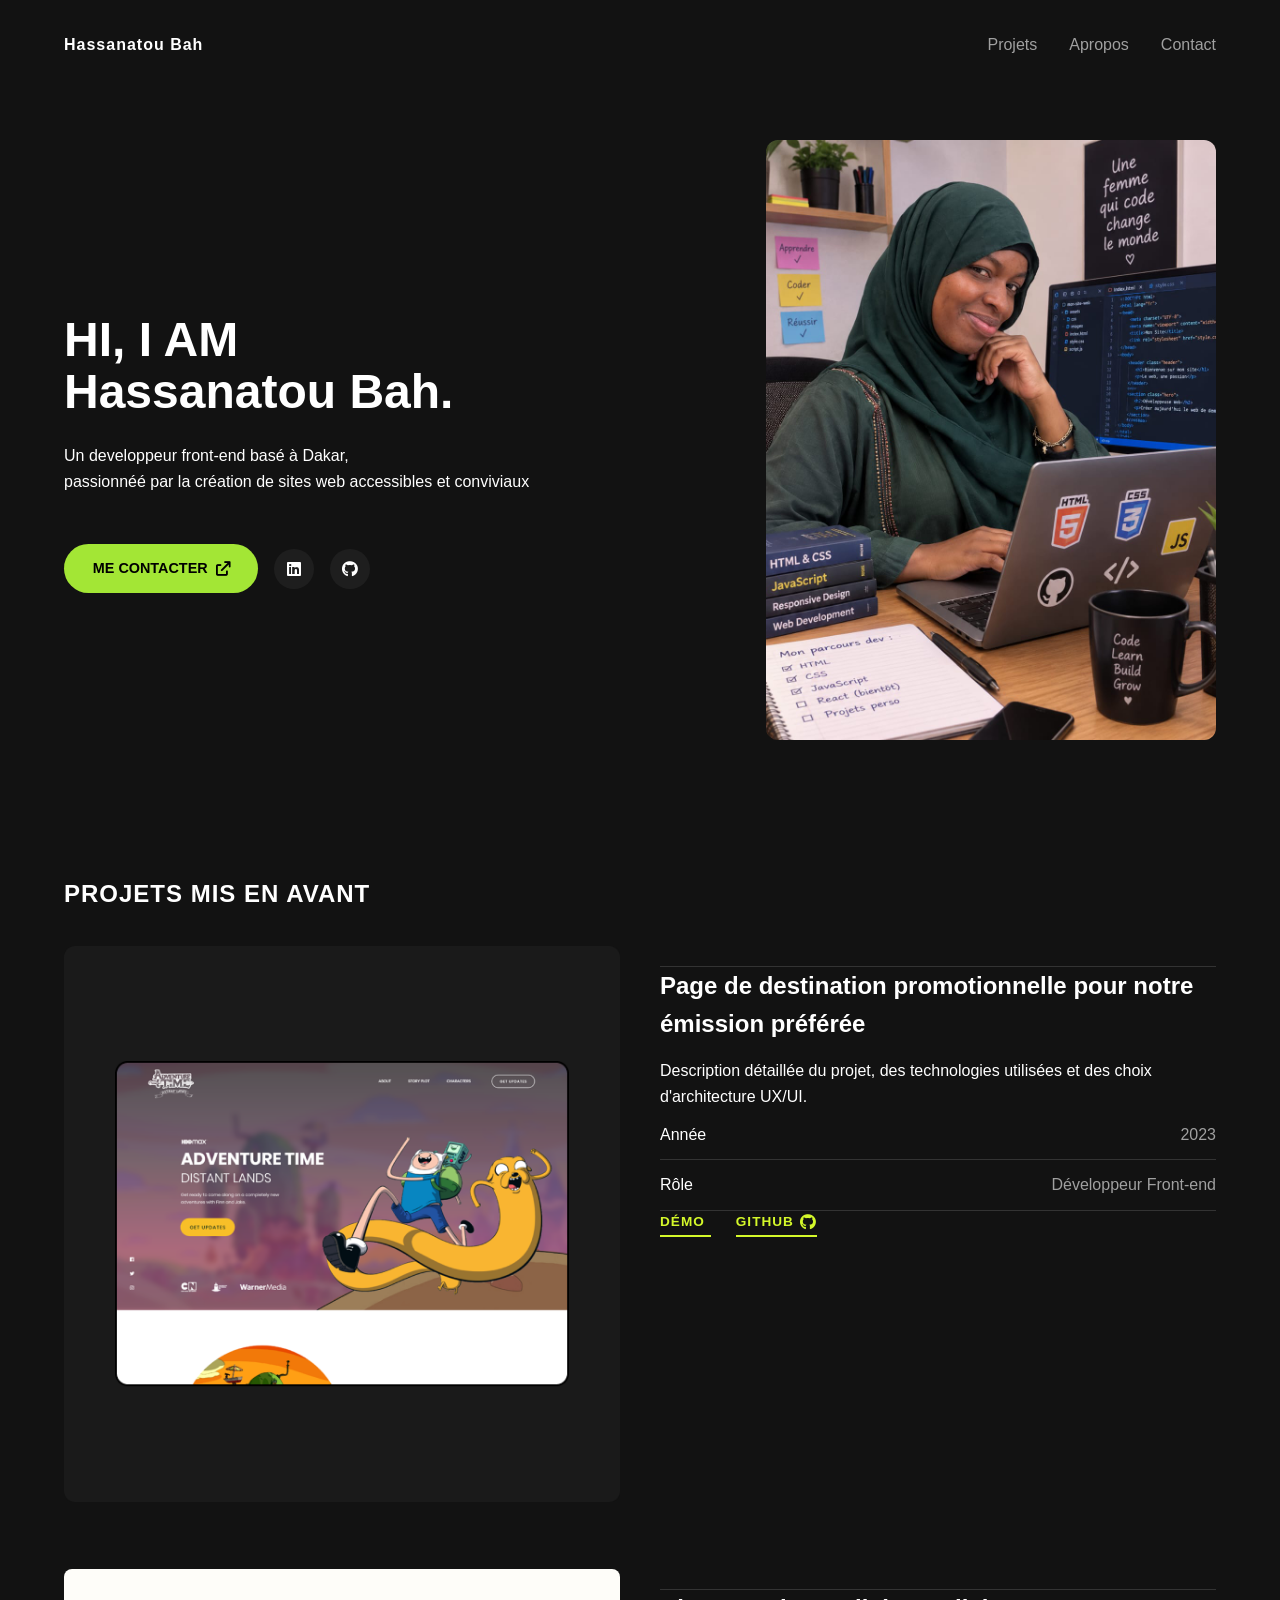
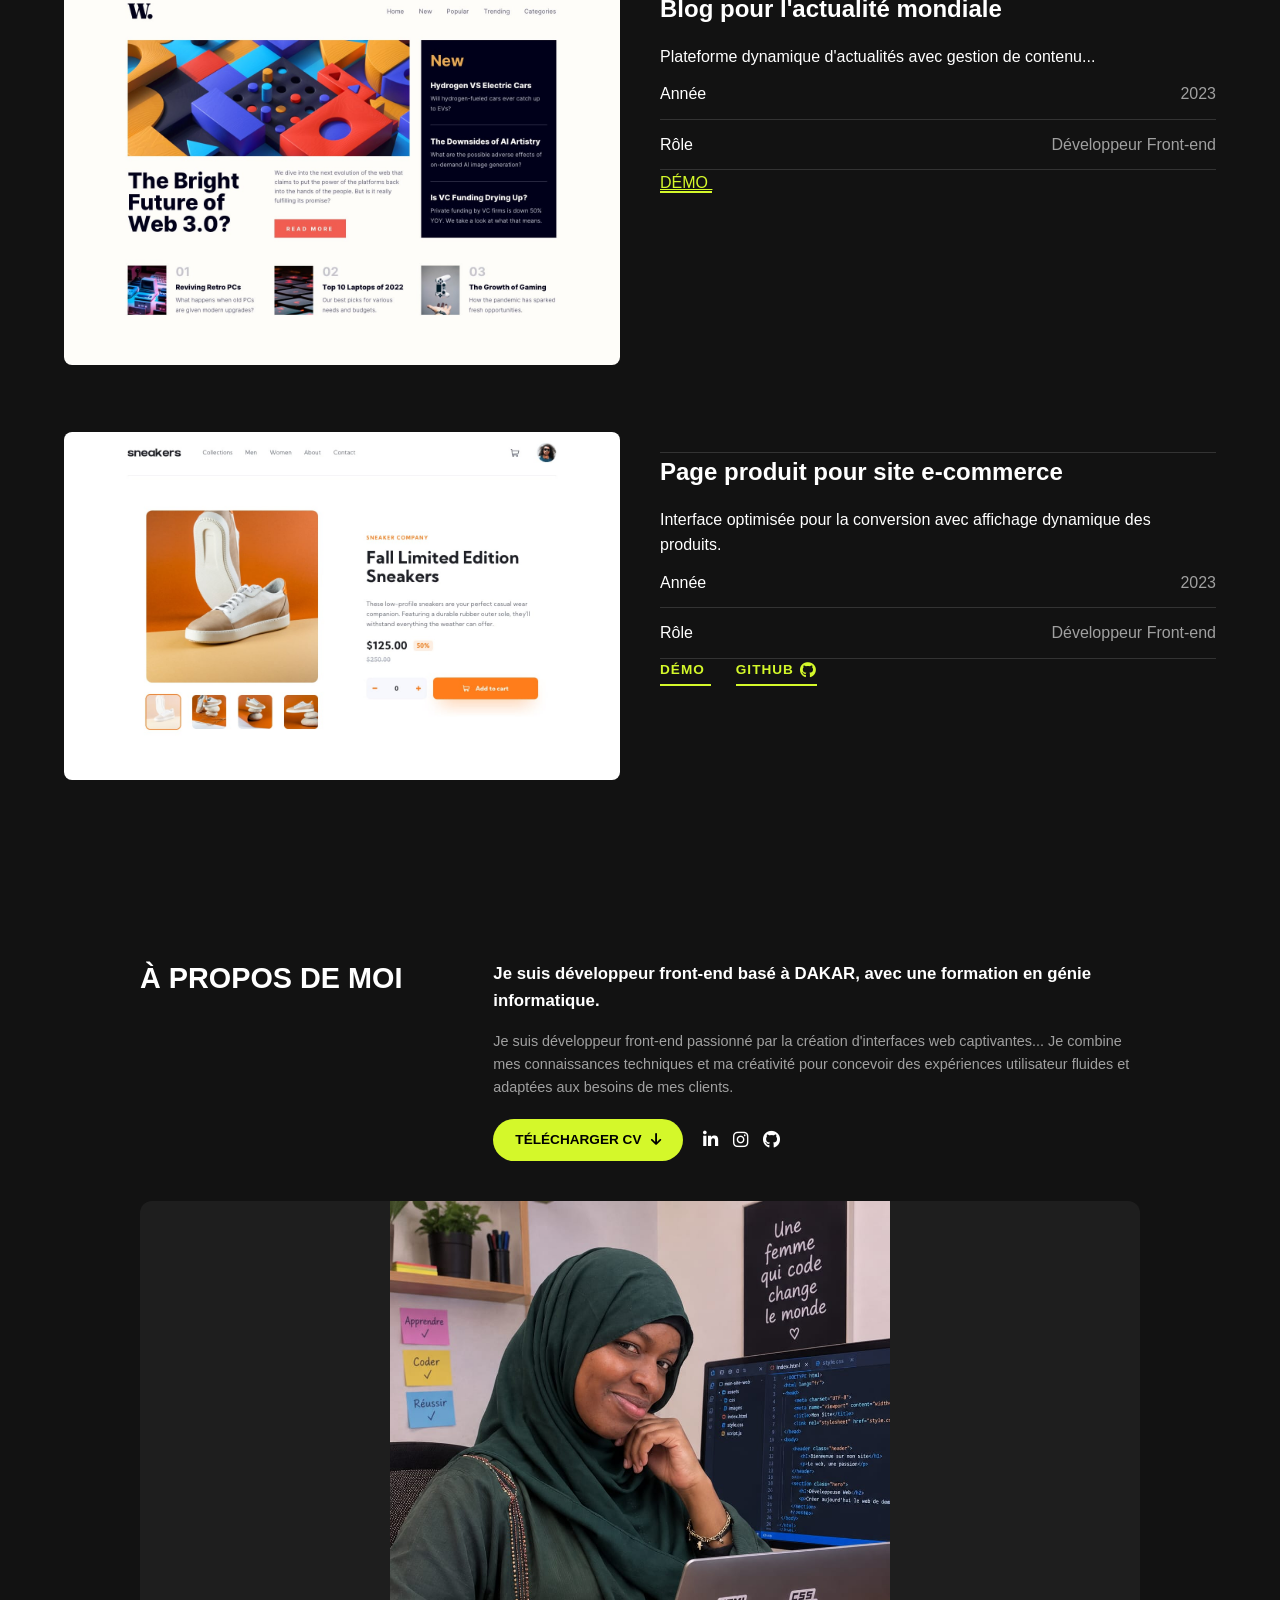
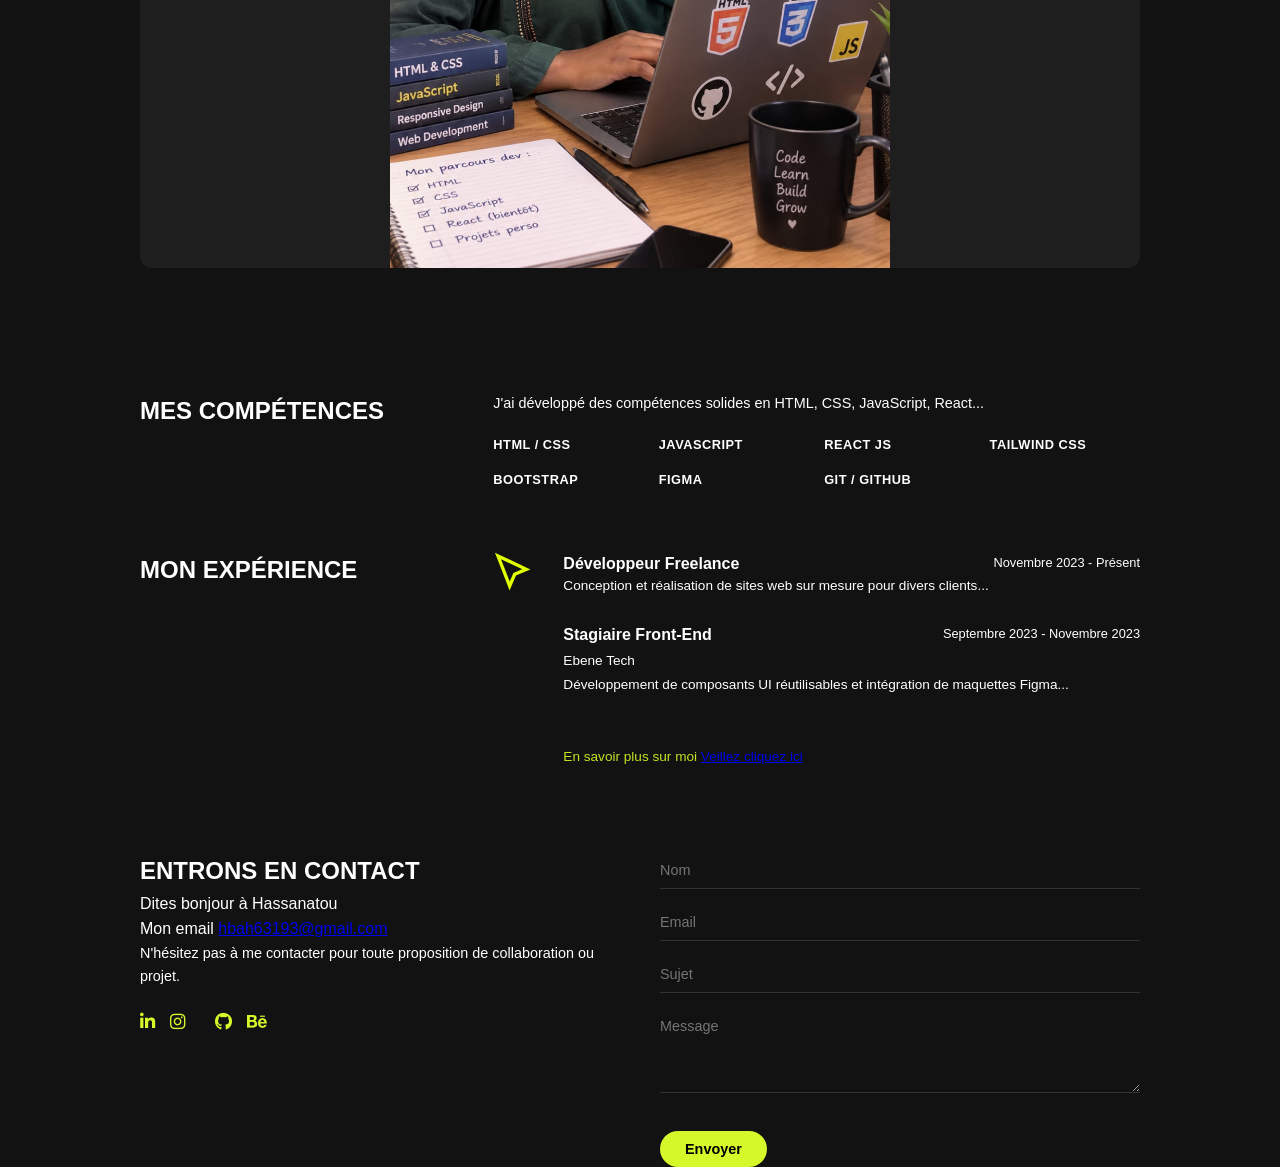
<file: index.html>
<!DOCTYPE html>
<html lang="fr">
<head>
  <meta charset="UTF-8">
  <meta name="viewport" content="width=device-width, initial-scale=1.0">
  <title>Portfolio - Hassanatou Bah</title>
  <link rel="stylesheet" href="style.css">
  <link rel="stylesheet" href="https://cdnjs.cloudflare.com/ajax/libs/font-awesome/6.0.0/css/all.min.css">
</head>
<body>

  <!-- Navigation -->
  <header>
    <nav class="navbar">
      <div class="logo">Hassanatou Bah</div>
      <ul class="nav-links">
        <li><a href="#projets">Projets</a></li>
        <li><a href="Apropos.html">Apropos</a></li>
        <li><a href="#contact">Contact</a></li>
      </ul>
    </nav>
  </header>

  <!-- Section Hero (Home) -->
  <section id="home" class="hero-section">
    <div class="hero-text">
      <h1>HI, I AM<br><span>Hassanatou Bah.</span></h1>
      <p>
        Un developpeur front-end basé à Dakar,
    </p> 
      <p>
        passionnéé par la création de sites web accessibles et conviviaux
    </p>

    
      <div class="cta-buttons">
        <a href="#contact" class="btn btn-primary">ME CONTACTER <i class="fas fa-arrow-up-right-from-square"></i></a>
        <a href="#" class="social-icon"><i class="fab fa-linkedin"></i></a>
        <a href="#" class="social-icon"><i class="fab fa-github"></i></a>
      </div>
    </div>
    <div class="hero-image">
      <img src="IM1.jpeg" alt="Hassanatou Bah">
    </div>
  </section>

  <!-- Section Projets -->
  <section id="projets" class="projects-section">
    <h2>PROJETS MIS EN AVANT</h2>

    <article class="project-card">
      <div class="project-img">
        <img src="2eme image.png" alt="Aperçu Projet 1">
      </div>
      <div class="project-info">
        <h3>Page de destination promotionnelle pour notre émission préférée</h3>
        <p>Description détaillée du projet, des technologies utilisées et des choix d'architecture UX/UI.</p>
       
  <!-- Ligne Année -->
  <div class="project-info-row">
    <span class="label">Année</span>
    <span class="value">2023</span>
  </div>

  <!-- Ligne Rôle -->
  <div class="project-info-row">
    <span class="label">Rôle</span>
    <span class="value">Développeur Front-end</span>
  </div>
   <div class="project-links">
      <a href="#" class="link-demo">
        DÉMO <i class="fas fa-arrow-up-right"></i>
      </a>
      <a href="#" class="link-github">
        GITHUB <i class="fab fa-github"></i>
      </a>
    </div>
</div>

   
  </div>

    </article>

    <article class="project-card">
      <div class="project-img">
        <img src="3eme image.png" alt="Aperçu Projet 2">
      </div>
     <div class="project-info">
      <h3>Blog pour l'actualité mondiale</h3>
      <p>Plateforme dynamique d'actualités avec gestion de contenu...</p>

      <!-- Vos lignes Année et Rôle -->
      <div class="project-info-row">
        <span class="label">Année</span>
        <span class="value">2023</span>
      </div>
      <div class="project-info-row">
        <span class="label">Rôle</span>
        <span class="value">Développeur Front-end</span>
      </div>
      <a href="#" class="link-demo">
        DÉMO <i class="fas fa-arrow-up-right"></i>
      </a>

      <!-- VOS BOUTONS DÉMO ET GITHUB DÉPLACÉS ICI -->
     
    </article>

    <article class="project-card">
      <div class="project-img">
        <img src="4eme image.png" alt="Aperçu Projet 3">
      </div>
      <div class="project-info">
        <h3>Page produit pour site e-commerce</h3>
        <p>Interface optimisée pour la conversion avec affichage dynamique des produits.</p>
         <!-- Ligne Année -->
  <div class="project-info-row">
    <span class="label">Année</span>
    <span class="value">2023</span>
  </div>

  <!-- Ligne Rôle -->
  <div class="project-info-row">
    <span class="label">Rôle</span>
    <span class="value">Développeur Front-end</span>
  </div>
       <div class="project-links">
      <a href="#" class="link-demo">
        DÉMO <i class="fas fa-arrow-up-right"></i>
      </a>
      <a href="#" class="link-github">
        GITHUB <i class="fab fa-github"></i>
      </a>
    </div>
    </article>
  </section>

  <!-- SECTION À PROPOS DE MOI -->
<section id="about" class="about-section">
  <div class="about-top">
    <h2 class="section-title">À PROPOS DE MOI</h2>
    <div class="about-text">
      <p class="subtitle">Je suis développeur front-end basé à DAKAR, avec une formation en génie informatique.</p>
      <p class="description">
        Je suis développeur front-end passionné par la création d'interfaces web captivantes... 
        Je combine mes connaissances techniques et ma créativité pour concevoir des expériences utilisateur fluides et adaptées aux besoins de mes clients.
      </p>
      
      <!-- Bouton Télécharger le CV + Icônes réseaux sociaux -->
      <div class="about-actions">
        <a href="cv.html" class="btn-cv">
          TÉLÉCHARGER CV <i class="fas fa-arrow-down"></i>
        </a>
       
        <div class="social-icons-row">
          <a href="#"><i class="fab fa-linkedin-in"></i></a>
          <a href="#"><i class="fab fa-instagram"></i></a>
          <a href="#"><i class="fab fa-github"></i></a>
        </div>
      </div>
    </div>
  </div>

  <div class="about-image-container">
    <img src="IM1.jpeg" alt="Photo de profil" class="about-img">
  </div>
</section>

<!-- SECTION MES COMPÉTENCES -->
<section class="skills-section">
  <h2 class="section-title">MES COMPÉTENCES</h2>
  <div class="skills-content">
    <p>J'ai développé des compétences solides en HTML, CSS, JavaScript, React...</p>
    <div class="skills-grid">
      <span>HTML / CSS</span>
      <span>JAVASCRIPT</span>
      <span>REACT JS</span>
      <span>TAILWIND CSS</span>
      <span>BOOTSTRAP</span>
      <span>FIGMA</span>
      <span>GIT / GITHUB</span>
    </div>
  </div>
</section>

<!-- SECTION MON EXPÉRIENCE -->
<section class="experience-section">
  <h2 class="section-title">MON EXPÉRIENCE</h2>
  <div class="experience-container">
    <div class="experience-left-icon">
      <!-- Icône de curseur / flèche -->
      <svg width="40" height="40" viewBox="0 0 24 24" fill="none" stroke="#e1ff00" stroke-width="2">
        <path d="M3 3l7 18 3-7 7-3L3 3z"/>
      </svg>
    </div>
    <div class="experience-list">
      <div class="exp-item">
        <div class="exp-header">
          <h3>Développeur Freelance</h3>
          <span class="exp-date">Novembre 2023 - Présent</span>
        </div>
        <p>Conception et réalisation de sites web sur mesure pour divers clients...</p>
      </div>

      <div class="exp-item">
        <div class="exp-header">
          <h3>Stagiaire Front-End</h3>
          
          <span class="exp-date">Septembre 2023 - Novembre 2023</span>
        </div>
        <p class="exp-sub">Ebene Tech</p>
        <p>Développement de composants UI réutilisables et intégration de maquettes Figma...</p>
        <br>
        <br>
        <div class="vue">
<p>En savoir plus sur moi <a href="C.html">Veillez cliquez ici</a></p>
  </div>
  
      </div>
    </div>
  </div>
   
</section>
<!-- SECTION ENTRONS EN CONTACT -->
<section id="contact"class="contact-section">
  <div class="contact-info">
    <h2 class="section-title">ENTRONS EN CONTACT</h2>
    <P>Dites bonjour à Hassanatou</P>
    <p>Mon email <a href="hbah63193@gmail.com">hbah63193@gmail.com</a></p>
    <p class="contact-desc">N'hésitez pas à me contacter pour toute proposition de collaboration ou projet.</p>
    
    <!-- Logos/Icônes réseaux sociaux sous le texte -->
    <div class="contact-socials">
      <a href="#"><i class="fab fa-linkedin-in"></i></a>
      <a href="#"><i class="fab fa-instagram"></i></a>
      <a href="#"><i class="fab fa-x-twitter"></i></a>
      <a href="#"><i class="fab fa-github"></i></a>
      <a href="#"><i class="fab fa-behance"></i></a>
    </div>
  </div>

  <form class="contact-form">
    <div class="form-group">
      <input type="text" placeholder="Nom" required>
    </div>
    <div class="form-group">
      <input type="email" placeholder="Email" required>
    </div>
    <div class="form-group">
      <input type="text" placeholder="Sujet">
    </div>
    <div class="form-group">
      <textarea placeholder="Message" rows="4" required></textarea>
    </div>
    <button type="submit" class="btn-submit">Envoyer</button>
  </form>
</section>
</file>
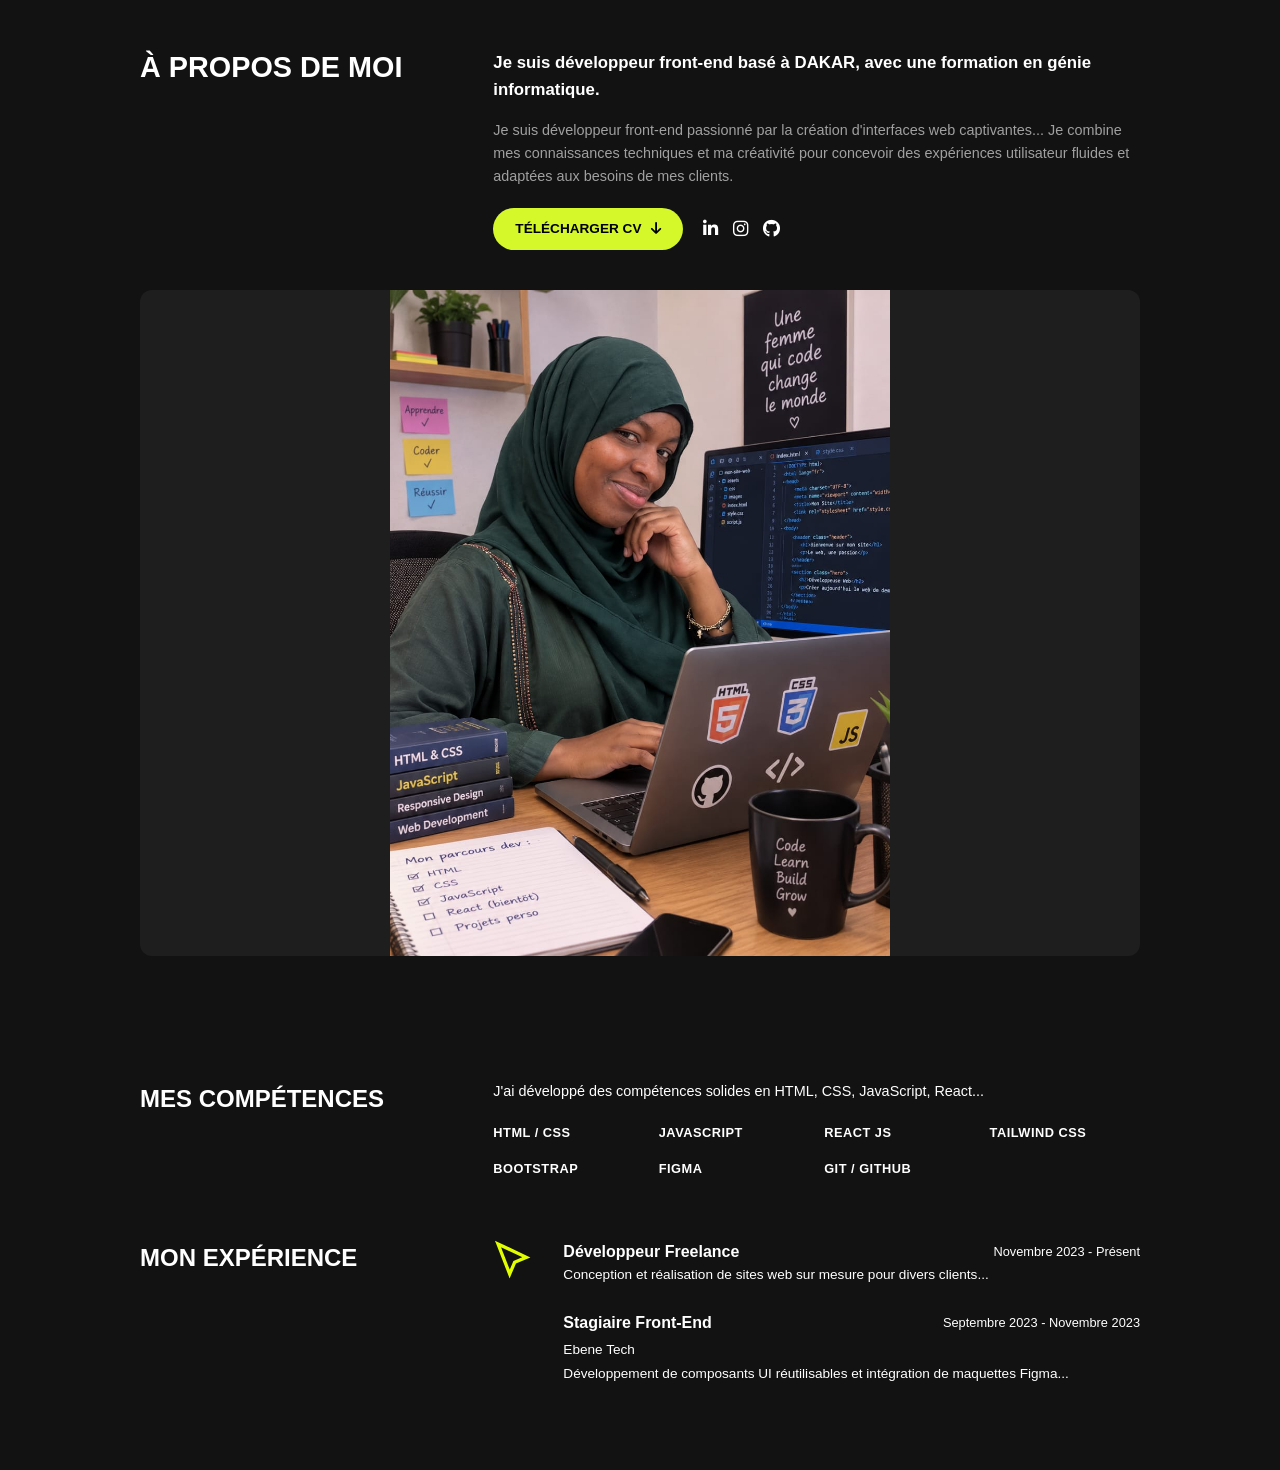
<file: Apropos.html>
<!DOCTYPE html>
<html lang="en">
<head>
    <meta charset="UTF-8">
    <meta name="viewport" content="width=device-width, initial-scale=1.0">
    <title>Document</title>
     <link rel="stylesheet" href="style.css">
     <link rel="stylesheet" href="https://cdnjs.cloudflare.com/ajax/libs/font-awesome/6.0.0/css/all.min.css">
</head>
<body>
     <!-- SECTION À PROPOS DE MOI -->
<section id="about" class="about-section">
  <div class="about-top">
    <h2 class="section-title">À PROPOS DE MOI</h2>
    <div class="about-text">
      <p class="subtitle">Je suis développeur front-end basé à DAKAR, avec une formation en génie informatique.</p>
      <p class="description">
        Je suis développeur front-end passionné par la création d'interfaces web captivantes... 
        Je combine mes connaissances techniques et ma créativité pour concevoir des expériences utilisateur fluides et adaptées aux besoins de mes clients.
      </p>
      
      <!-- Bouton Télécharger le CV + Icônes réseaux sociaux -->
      <div class="about-actions">
        <a href="cv.html" class="btn-cv">
          TÉLÉCHARGER CV <i class="fas fa-arrow-down"></i>
        </a>
       
        <div class="social-icons-row">
          <a href="#"><i class="fab fa-linkedin-in"></i></a>
          <a href="#"><i class="fab fa-instagram"></i></a>
          <a href="#"><i class="fab fa-github"></i></a>
        </div>
      </div>
    </div>
  </div>
   <div class="about-image-container">
    <img src="IM1.jpeg" alt="Photo de profil" class="about-img">
  </div>
</section>

<!-- SECTION MES COMPÉTENCES -->
<section class="skills-section">
  <h2 class="section-title">MES COMPÉTENCES</h2>
  <div class="skills-content">
    <p>J'ai développé des compétences solides en HTML, CSS, JavaScript, React...</p>
    <div class="skills-grid">
      <span>HTML / CSS</span>
      <span>JAVASCRIPT</span>
      <span>REACT JS</span>
      <span>TAILWIND CSS</span>
      <span>BOOTSTRAP</span>
      <span>FIGMA</span>
      <span>GIT / GITHUB</span>
    </div>
  </div>
</section>

<!-- SECTION MON EXPÉRIENCE -->
<section class="experience-section">
  <h2 class="section-title">MON EXPÉRIENCE</h2>
  <div class="experience-container">
    <div class="experience-left-icon">
      <!-- Icône de curseur / flèche -->
        <svg width="40" height="40" viewBox="0 0 24 24" fill="none" stroke="#e1ff00" stroke-width="2">
        <path d="M3 3l7 18 3-7 7-3L3 3z"/>
      </svg>
    </div>
    <div class="experience-list">
      <div class="exp-item">
        <div class="exp-header">
          <h3>Développeur Freelance</h3>
          <span class="exp-date">Novembre 2023 - Présent</span>
        </div>
        <p>Conception et réalisation de sites web sur mesure pour divers clients...</p>
      </div>

      <div class="exp-item">
        <div class="exp-header">
          <h3>Stagiaire Front-End</h3>
          <span class="exp-date">Septembre 2023 - Novembre 2023</span>
        </div>
        <p class="exp-sub">Ebene Tech</p>
        <p>Développement de composants UI réutilisables et intégration de maquettes Figma...</p>
      </div>
    </div>
  </div>
  </section>

</body>
</html>
</file>
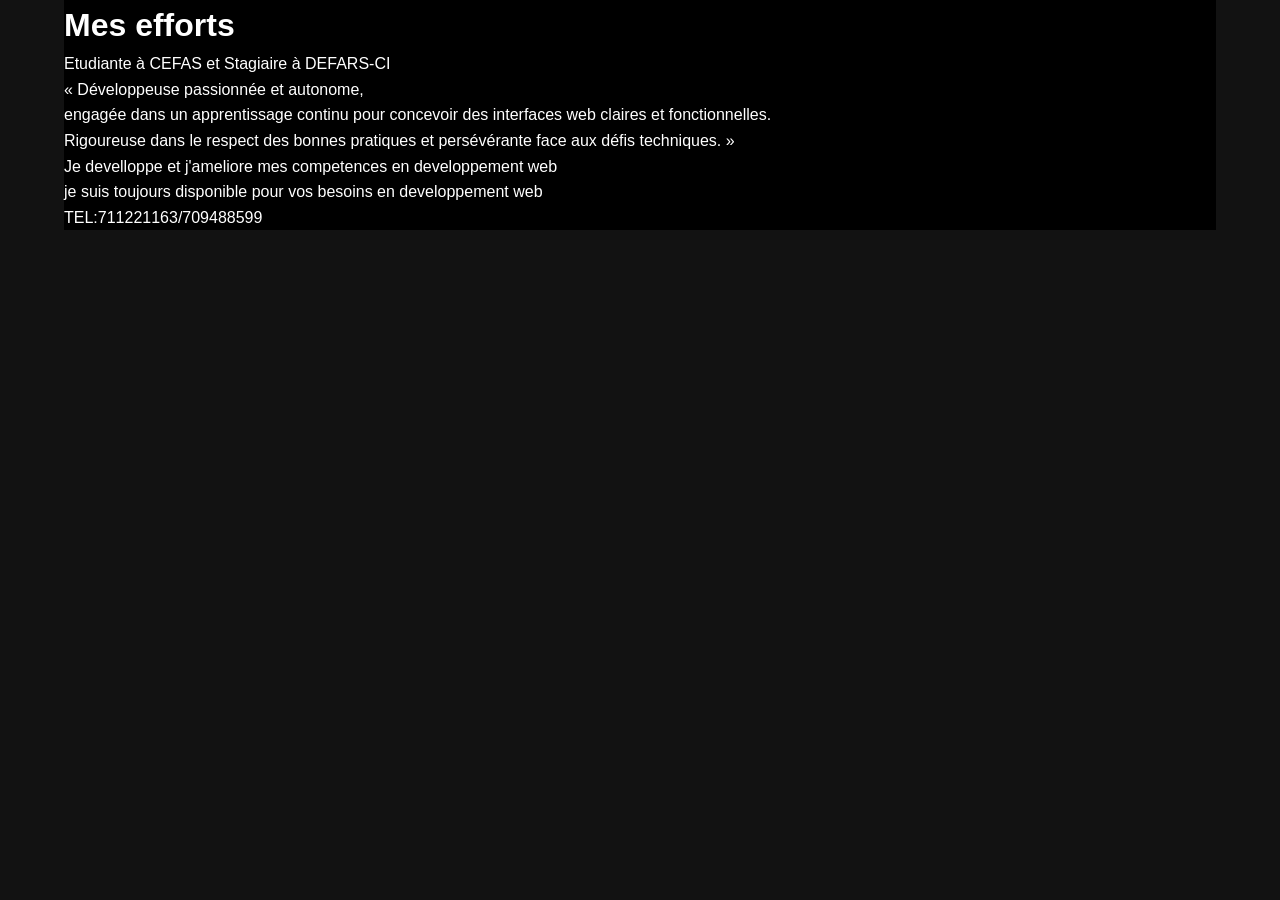
<file: C.html>
<!DOCTYPE html>
<html lang="en">
<head>
    <meta charset="UTF-8">
    <meta name="viewport" content="width=device-width, initial-scale=1.0">
    <title>Document</title>
    <link rel="stylesheet" href="style.css">
</head>
<body>
    <div class="p">
    <h1>Mes efforts</h1>
    <p>Etudiante à CEFAS et Stagiaire à DEFARS-CI <br>
​« Développeuse passionnée et autonome,<br> engagée dans un apprentissage continu pour concevoir des interfaces web claires et fonctionnelles. <br> Rigoureuse dans le respect des bonnes pratiques et persévérante face aux défis techniques. » <br>
    </p>
    <P>Je develloppe et j'ameliore mes competences en developpement web <br>
        je suis toujours disponible pour vos besoins en developpement web <br>
        TEL:711221163/709488599
    </P>
    </div>
</body>
</html>
</file>
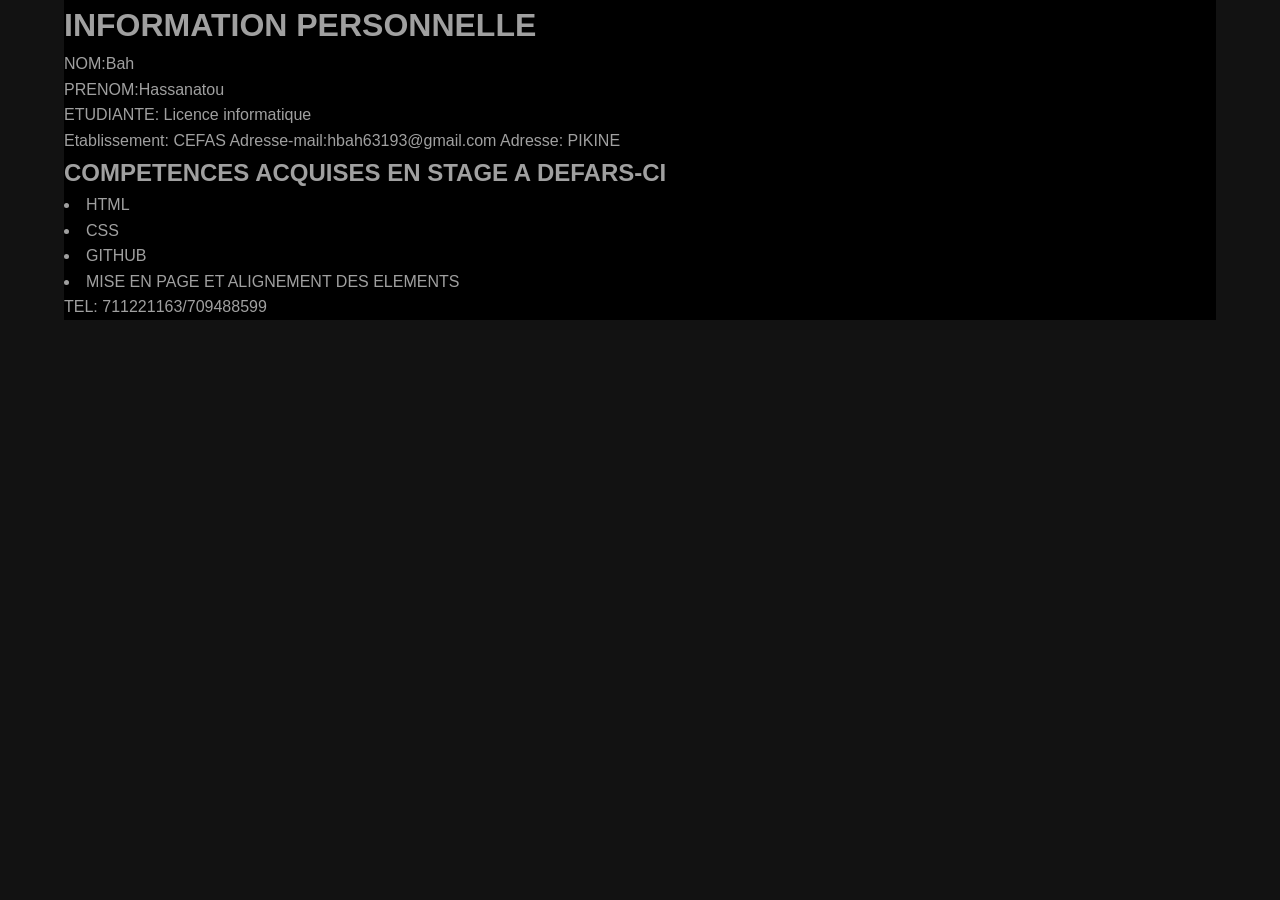
<file: cv.html>
<!DOCTYPE html>
<html lang="en">
<head>
    <meta charset="UTF-8">
    <meta name="viewport" content="width=device-width, initial-scale=1.0">
    <title>Document</title>
    <link rel="stylesheet" href="style.css">
</head>
<body>
    <div class="v">
        <h1>INFORMATION PERSONNELLE</h1>
        <p>NOM:Bah <br>
            PRENOM:Hassanatou <br>
            ETUDIANTE: Licence informatique <br>
            Etablissement: CEFAS
            Adresse-mail:hbah63193@gmail.com
            Adresse: PIKINE
        </p>
        <h2>COMPETENCES ACQUISES EN STAGE A DEFARS-CI</h2>
        <P>
         <li>HTML</li>
         <li>CSS</li> 
         <li>GITHUB</li> 
         <li>MISE EN PAGE ET ALIGNEMENT DES ELEMENTS</li> 
         TEL: 711221163/709488599
        </P>
    </div>
</body>
</html>
</file>
<file: style.css>
:root {
  --bg-color: #121212;
  --card-bg: #1e1e1e;
  --text-main: #ffffff;
  --text-muted: #a0a0a0;
  --accent-neon: #a3e635; /* Vert néon style Spotify/Figma */
  --accent-neon-hover: #84cc16;
}

* {
  margin: 0;
  padding: 0;
  box-sizing: border-box;
  font-family: 'Segoe UI', Tahoma, Geneva, Verdana, sans-serif;
}

body {
  background-color: var(--bg-color);
  color: var(--text-main);
  line-height: 1.6;
  padding: 0 5%;
}

/* Navbar */
.navbar {
  display: flex;
  justify-content: space-between;
  align-items: center;
  padding: 2rem 0;
}

.logo {
  font-weight: 700;
  letter-spacing: 1px;
}

.nav-links {
  display: flex;
  list-style: none;
  gap: 2rem;
}

.nav-links a {
  color: var(--text-muted);
  text-decoration: none;
  transition: color 0.3s;
}

.nav-links a:hover {
  color: var(--text-main);
}

/* Section Hero & About */
.hero-section, .about-section {
  display: flex;
  align-items: center;
  justify-content: space-between;
  gap: 3rem;
  padding: 4rem 0;
  padding-top: 50px;
}

.hero-text h1, .about-header h2 {
  font-size: 3rem;
  font-weight: 800;
  line-height: 1.1;
  margin-bottom: 1.5rem;
  margin-top: 20px;
}

.hero-image img, .about-image img {
  width: 100%;
  max-width: 450px;
  border-radius: 12px;
  object-fit: cover;
}

/* Boutons */
.cta-buttons {
  display: flex;
  align-items: center;
  gap: 1rem;
  margin-top: 50px;
}

.btn {
  display: inline-flex;
  align-items: center;
  gap: 0.5rem;
  padding: 0.8rem 1.8rem;
  border-radius: 30px;
  text-decoration: none;
  font-weight: 700;
  font-size: 0.9rem;
  transition: background 0.3s;
}

.btn-primary {
  background-color: var(--accent-neon);
  color: #000000;
}

.btn-primary:hover {
  background-color: var(--accent-neon-hover);
}

.social-icon {
  width: 40px;
  height: 40px;
  border-radius: 50%;
  background-color: var(--card-bg);
  color: var(--text-main);
  display: flex;
  align-items: center;
  justify-content: center;
  text-decoration: none;
}

/* Projets */
.projects-section, .details-section {
  padding: 4rem 0;
}

.projects-section h2, .details-section h2 {
  font-size: 1.5rem;
  margin-bottom: 2rem;
  letter-spacing: 1px;
}

.project-card {
  display: grid;
  grid-template-columns: 1fr 1fr;
  gap: 40px;
  margin-bottom: 60px;
  align-items: start;
}

.project-img {
  flex: 1;
}

.project-img img {
  width: 100%;
  border-radius: 8px;
}

.project-info h3 {
  font-size: 1.5rem;
  font-weight: 700;
  margin-bottom: 15px;
  color: #ffffff;
}

.link-btn {
  color: var(--accent-neon);
  text-decoration: none;
  font-weight: 600;
}
.project-desc {
  color: #a0a0a0;
  font-size: 0.9rem;
  line-height: 1.6;
  margin-bottom: 25px;
}

/* SECTION INFORMATIONS SUR LE PROJET */
.project-meta {
  border-top: 1px dashed #333333;
  border-bottom: 1px dashed #333333;
  padding: 15px 0;
  margin-bottom: 25px;
}

.meta-title {
  font-size: 0.75rem;
  letter-spacing: 1px;
  color: #ffffff;
  margin-bottom: 12px;
  text-transform: uppercase;
}

.meta-row {
  display: flex;
  justify-content: space-between;
  font-size: 0.85rem;
  color: #a0a0a0;
  margin-bottom: 8px;
}

.meta-row span:last-child {
  color: #ffffff; /* Valeur à droite en blanc */
}

/* LIENS DEMO ET GITHUB */
.project-links {
  display: flex;
  gap: 25px;
  align-items: center;
}

.project-links a {
  font-size: 0.85rem;
  font-weight: bold;
  letter-spacing: 1px;
  text-decoration: none;
  display: inline-flex;
  align-items: center;
  gap: 6px;
  padding-bottom: 3px;
}

/* Style lien DÉMO avec soulignement vert néon */
.link-demo {
  color: #d4f82a; /* Vert néon */
  border-bottom: 2px solid #d4f82a;
}

.link-demo i {
  font-size: 0.8rem;
}

/* Style lien GITHUB avec soulignement vert néon */
.link-github {
  color: #d4f82a; /* Vert néon */
  border-bottom: 2px solid #d4f82a;
}

.link-github i {
  font-size: 1rem;
}
project-links a:hover {
  opacity: 0.8;
}

/* --- SECTION À PROPOS DE MOI--- */
.about-section {
  max-width: 1000px;
  margin: 0 auto 60px auto;
  display: flex;
  flex-direction: column; /* Force l'image à se placer sous le texte */
  gap: 30px;
}

.about-top {
  display: grid;
  grid-template-columns: 1fr 2fr; /* Titre à gauche, texte à droite */
  gap: 30px;
  align-items: start;
}

/* Diminuer la taille du titre "À PROPOS DE MOI" */
.about-top .section-title {
  font-size: 1.8rem; /* Taille réduite */
  font-weight: 800;
  line-height: 1.2;
  text-transform: uppercase;
}

.about-text .subtitle {
  font-weight: bold;
  font-size: 1.05rem;
  margin-top: 0;
  color: #ffffff;
}

.about-text .description {
  color: #a0a0a0;
  font-size: 0.9rem;
  line-height: 1.6;
  margin: 15px 0;
}

/* Alignement du bouton CV et des icônes */
.about-actions {
  display: flex;
  align-items: center;
  gap: 20px;
  margin-top: 20px;
}

.btn-cv {
  background-color: #d4f82a; /* Couleur vert néon */
  color: #000000;
  text-decoration: none;
  font-weight: bold;
  font-size: 0.85rem;
  padding: 10px 22px;
  border-radius: 25px;
  display: inline-flex;
  align-items: center;
  gap: 10px;
  transition: transform 0.2s ease;
}

.btn-cv:hover {
  transform: translateY(-2px);
}

.social-icons-row {
  display: flex;
  gap: 15px;
}

.social-icons-row a {
  color: #ffffff;
  font-size: 1.1rem;
  text-decoration: none;
  transition: color 0.3s;
}

.social-icons-row a:hover {
  color: #d4f82a;
}

/* Conteneur de l'image centrée sous le texte */
.about-image-container {
  width: 100%;
  background-color: #1e1e1e;
  border-radius: 12px;
  overflow: hidden;
  display: flex;
  justify-content: center;
  align-items: center;
  margin-top: 10px;
}

.about-img {
  width: 100%;
  max-width: 500px; /* Ajuste la largeur de la photo */
  height: auto;
  display: block;
  object-fit: cover;
}

/* --- SECTION MES COMPÉTENCES --- */
.skills-section {
  max-width: 1000px;
  margin: 0 auto 60px auto;
  display: grid;
  grid-template-columns: 1fr 2fr;
  gap: 30px;
}

.skills-content p {
  color: var(--text-gray);
  font-size: 0.9rem;
  margin-top: 0;
}

.skills-grid {
  display: grid;
  grid-template-columns: repeat(4, 1fr);
  gap: 15px;
  margin-top: 20px;
}

.skills-grid span {
  font-size: 0.8rem;
  font-weight: bold;
  letter-spacing: 0.5px;
}

/* --- SECTION MON EXPÉRIENCE --- */
.experience-section {
  max-width: 1000px;
  margin: 0 auto 60px auto;
  display: grid;
  grid-template-columns: 1fr 2fr;
  gap: 30px;
}

.experience-container {
  display: grid;
  grid-template-columns: 50px 1fr;
  gap: 20px;
}

.exp-item {
  margin-bottom: 25px;
}

.exp-header {
  display: flex;
  justify-content: space-between;
  align-items: center;
}

.exp-header h3 {
  margin: 0;
  font-size: 1rem;
}

.exp-date {
  color: var(--text-gray);
  font-size: 0.8rem;
}

.exp-sub {
  color: var(--accent-color);
  font-size: 0.85rem;
  margin: 4px 0;
}

.exp-item p {
  color: var(--text-gray);
  font-size: 0.85rem;
  line-height: 1.5;
}

/* --- SECTION ENTRONS EN CONTACT --- */
.contact-section {
  max-width: 1000px;
  margin: 0 auto;
  display: grid;
  grid-template-columns: 1fr 1fr;
  gap: 40px;
}

.contact-desc {
  color: var(--text-gray);
  font-size: 0.9rem;
}

.contact-socials {
  display: flex;
  gap: 15px;
  margin-top: 20px;
}

.contact-socials a {
  color: var(--text-white);
  font-size: 1.1rem;
  text-decoration: none;
  transition: color 0.3s;
}

.contact-socials a:hover {
  color: var(--accent-color);
}

/* Formulaire */
.contact-form {
  display: flex;
  flex-direction: column;
  gap: 15px;
}

.form-group input,
.form-group textarea {
  width: 100%;
  background: transparent;
  border: none;
  border-bottom: 1px solid #333;
  padding: 10px 0;
  color: var(--text-white);
  font-size: 0.9rem;
  outline: none;
}

.form-group input:focus,
.form-group textarea:focus {
  border-bottom-color: var(--accent-color);
}

.btn-submit {
  background-color: var(--accent-color);
  color: #000;
  border: none;
  padding: 10px 30px;
  border-radius: 20px;
  font-weight: bold;
  cursor: pointer;
  align-self: flex-start;
  margin-top: 10px;
}
.btn-submit {
  background-color: #00adb5; /* Remplace par ta couleur d'accentuation (bleu/vert) */
  color: #ffffff;
  padding: 12px 28px;
  font-size: 1rem;
  font-weight: 600;
  border: none;
  border-radius: 6px;
  cursor: pointer;
  transition: background-color 0.3s ease, transform 0.2s ease;
  margin-top: 15px;
}

.btn-submit:hover {
  background-color: #00888e; /* Teinte un peu plus foncée au survol */
  transform: translateY(-2px);
}

.btn-submit:active {
  transform: translateY(0);
}
 /* --- COULEURS SECTION CONTACT --- */

/* 1. Icônes des réseaux sociaux en jaune/vert néon */
.contact-socials a {
  color: #d4f82a; /* Remplace le blanc par le jaune/vert néon */
  font-size: 1.1rem;
  text-decoration: none;
  transition: opacity 0.3s;
}

.contact-socials a:hover {
  opacity: 0.8;
}

/* 2. Bouton Envoyer en jaune/vert néon avec texte noir */
.btn-submit {
  background-color: #d4f82a; /* Remplace le bleu par le jaune/vert néon */
  color: #000000;             /* Texte noir pour un bon contraste */
  padding: 10px 25px;
  font-size: 0.9rem;
  font-weight: bold;
  border: none;
  border-radius: 20px;
  cursor: pointer;
  transition: transform 0.2s ease, background-color 0.3s ease;
  margin-top: 15px;
}

.btn-submit:hover {
  background-color: #c2e622; /* Teinte légèrement plus foncée au survol */
  transform: translateY(-2px);
}

/* Container global des informations du projet */
.project-info {
  border-top: 1px solid #333333; /* Ligne tout en haut, au-dessus de "Année" */
  margin-top: 20px;
  margin-bottom: 20px;
}

/* Chaque ligne (Année, Rôle, etc.) */
.project-info-row {
  display: flex;
  justify-content: space-between; /* Aligne l'étiquette à gauche et la valeur à droite */
  align-items: center;
  padding: 12px 0; /* Espace vertical */
  border-bottom: 1px solid #333333; /* Ligne sous "Année" ET sous "Rôle" */
}

.project-info-row .label {
  color: #ffffff;
  font-weight: 500;
}

.project-info-row .value {
  color: #a0a0a0;
}
.vue{
  color: #c2e622;
}
.p{
  background-color: #000;
}

  .v{
    background-color: #000;
    color: #a0a0a0;
  }
</file>
